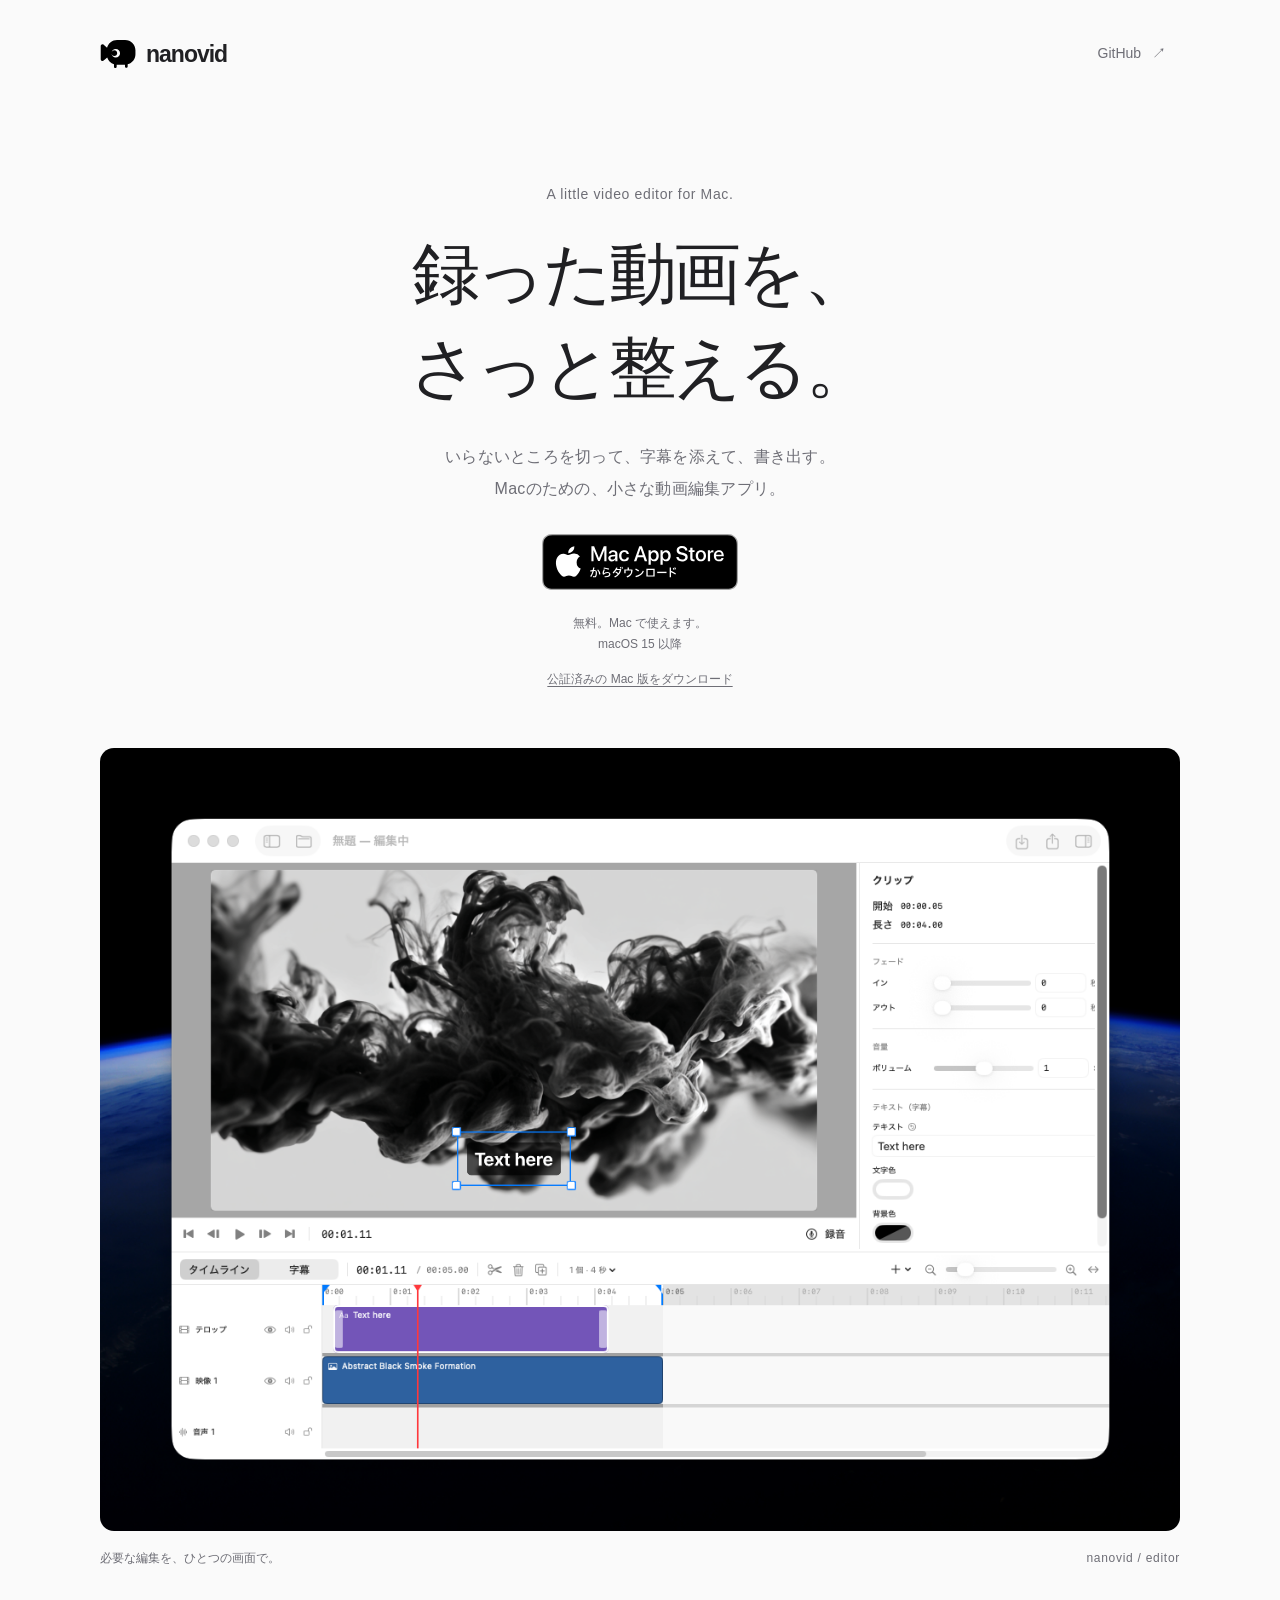
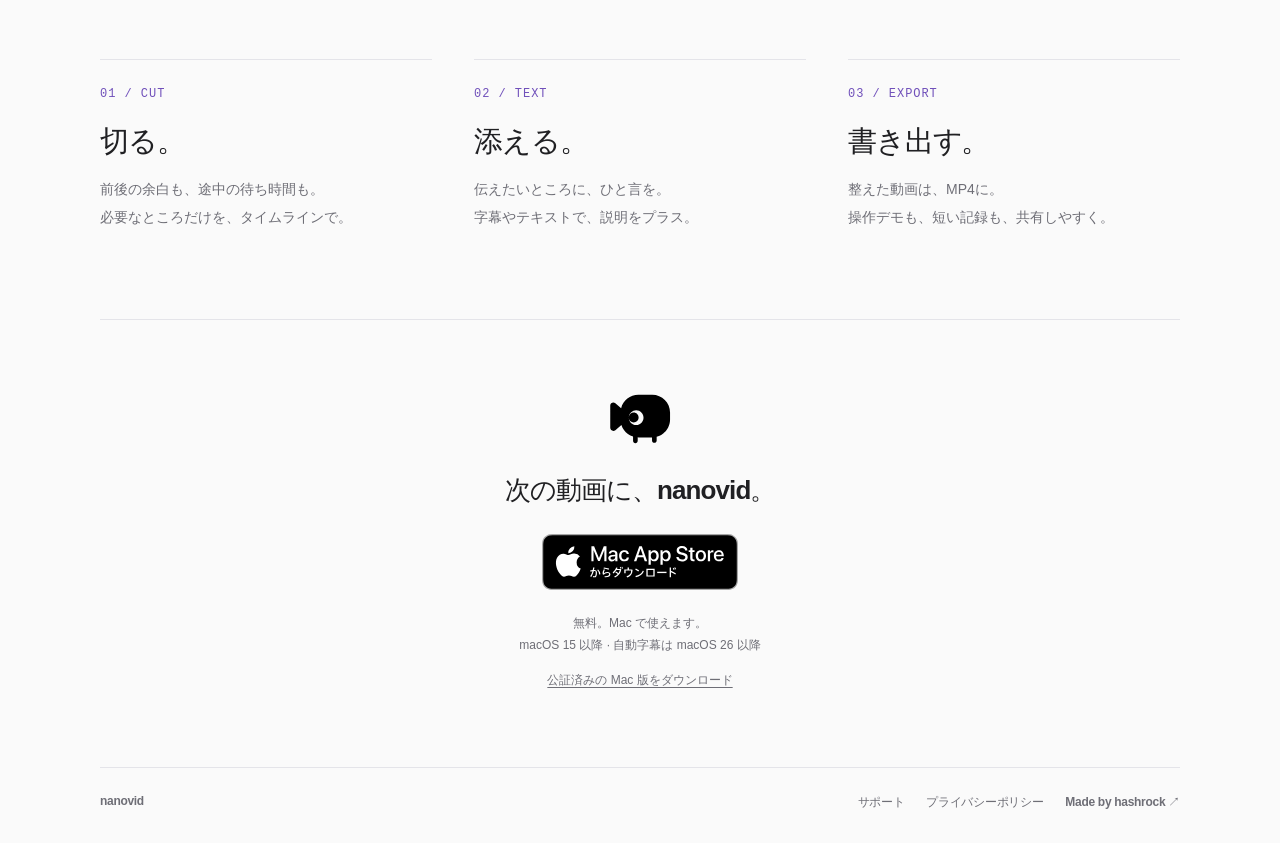
<file: website/index.html>
<!doctype html>
<html lang="ja">
<head>
  <meta charset="utf-8">
  <meta name="viewport" content="width=device-width, initial-scale=1">
  <meta name="theme-color" content="#fafafa">
  <title>nanovid — 録った動画を、さっと整える。</title>
  <meta name="description" content="いらないところを切って、字幕を添えて、書き出す。nanovidは、Macのための小さな動画編集アプリ。">
  <link rel="icon" href="./assets/nanovid.svg" type="image/svg+xml">
  <link rel="stylesheet" href="./style.css">
  <script type="module" src="https://repos.hashrock.info/switcher/v1.js"></script>
</head>
<body>
  <header class="header wrap">
    <a class="brand" href="./" aria-label="nanovid ホーム"><img src="./assets/nanovid.svg" width="36" height="36" alt=""><span>nanovid</span></a>
    <a class="github" href="https://github.com/hashrock/nanovid">GitHub <span aria-hidden="true">↗</span></a>
    <!-- hashrock の他のサービスへのメニュー。ヘッダの右端に置き場所があるので浮かせずに並べる
         （floating だと狭い画面で右のリンクと重なる）。ページは明るい配色で固定
         (color-scheme: light) なので、OS の設定によらず light に揃える -->
    <hashrock-switcher theme="light"></hashrock-switcher>
  </header>
  <main>
    <section class="hero wrap" aria-labelledby="headline">
      <p class="eyebrow">A little video editor for Mac.</p>
      <h1 id="headline">録った動画を、<br>さっと整える。</h1>
      <p class="intro">いらないところを切って、字幕を添えて、書き出す。<br class="desktop-break">Macのための、小さな動画編集アプリ。</p>
      <!-- Mac App Store バッジは Apple の公式アートワーク（日本語・黒）。色・比率・余白は変えない。 -->
      <a class="store-badge" href="https://apps.apple.com/jp/app/nanovid/id6815076494?mt=12"><img src="./assets/mac-app-store-badge-ja.svg" width="140" height="40" alt="Mac App Store からダウンロード"></a>
      <p class="requirement">無料。Mac で使えます。<br>macOS 15 以降</p>
      <p class="requirement"><a href="https://github.com/hashrock/nanovid/releases/latest">公証済みの Mac 版をダウンロード</a></p>
    </section>
    <figure class="preview wrap">
      <img src="./assets/screenshot.png" width="1268" height="919" alt="nanovidの編集画面。動画プレビューにテキストを重ね、下部のタイムラインで字幕と映像を編集している。" fetchpriority="high">
      <figcaption><span>必要な編集を、ひとつの画面で。</span><span class="caption-note">nanovid / editor</span></figcaption>
    </figure>
    <section class="features wrap" aria-label="nanovidでできること">
      <article><span class="step">01 / CUT</span><h2>切る。</h2><p>前後の余白も、途中の待ち時間も。<br>必要なところだけを、タイムラインで。</p></article>
      <article><span class="step">02 / TEXT</span><h2>添える。</h2><p>伝えたいところに、ひと言を。<br>字幕やテキストで、説明をプラス。</p></article>
      <article><span class="step">03 / EXPORT</span><h2>書き出す。</h2><p>整えた動画は、MP4に。<br>操作デモも、短い記録も、共有しやすく。</p></article>
    </section>
    <section class="closing wrap" aria-labelledby="closing-title">
      <img src="./assets/nanovid.svg" width="62" height="62" alt="" loading="lazy">
      <h2 id="closing-title">次の動画に、nanovid。</h2>
      <a class="store-badge" href="https://apps.apple.com/jp/app/nanovid/id6815076494?mt=12"><img src="./assets/mac-app-store-badge-ja.svg" width="140" height="40" alt="Mac App Store からダウンロード"></a>
      <p class="requirement">無料。Mac で使えます。<br>macOS 15 以降 · 自動字幕は macOS 26 以降</p>
      <p class="requirement"><a href="https://github.com/hashrock/nanovid/releases/latest">公証済みの Mac 版をダウンロード</a></p>
    </section>
  </main>
  <footer class="footer wrap"><span>nanovid</span><span class="footer-links"><a href="./support.html">サポート</a><a href="./privacy.html">プライバシーポリシー</a><a href="https://github.com/hashrock">Made by hashrock <span aria-hidden="true">↗</span></a></span></footer>
</body>
</html>
</file>
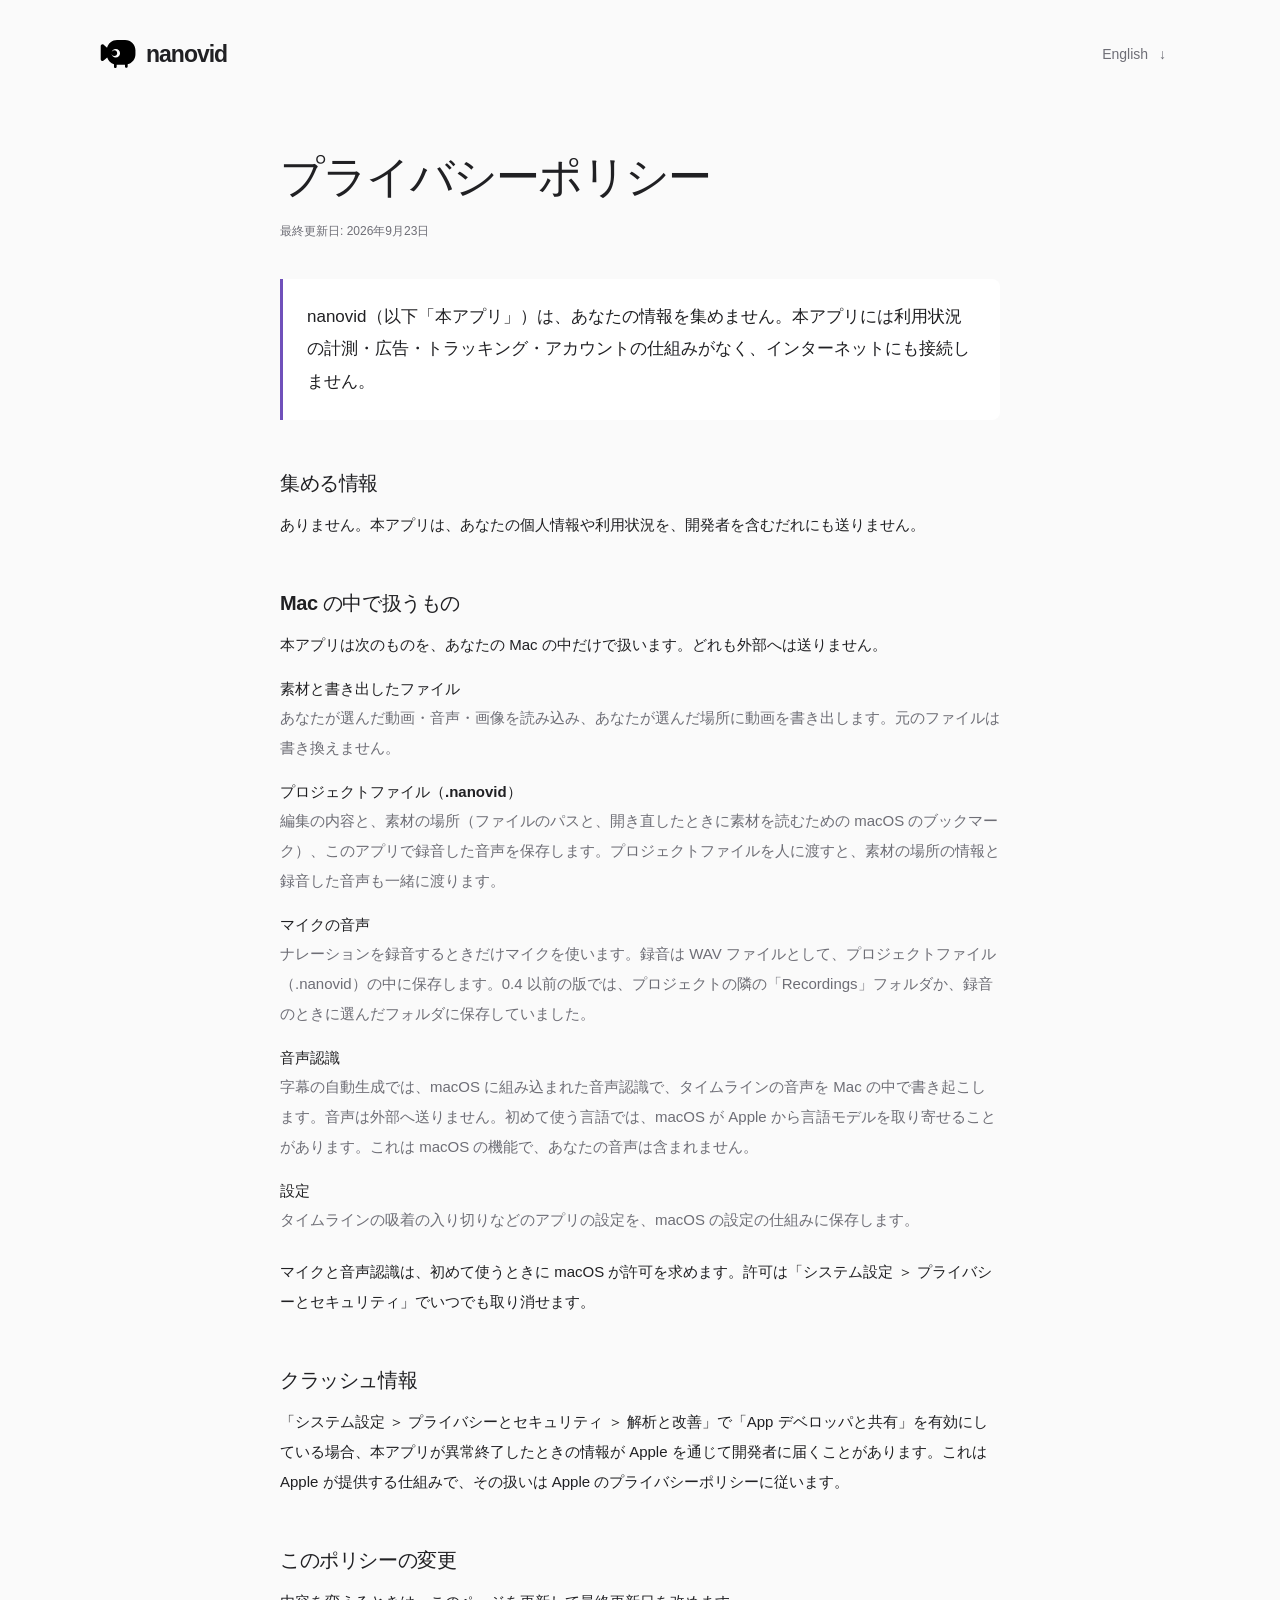
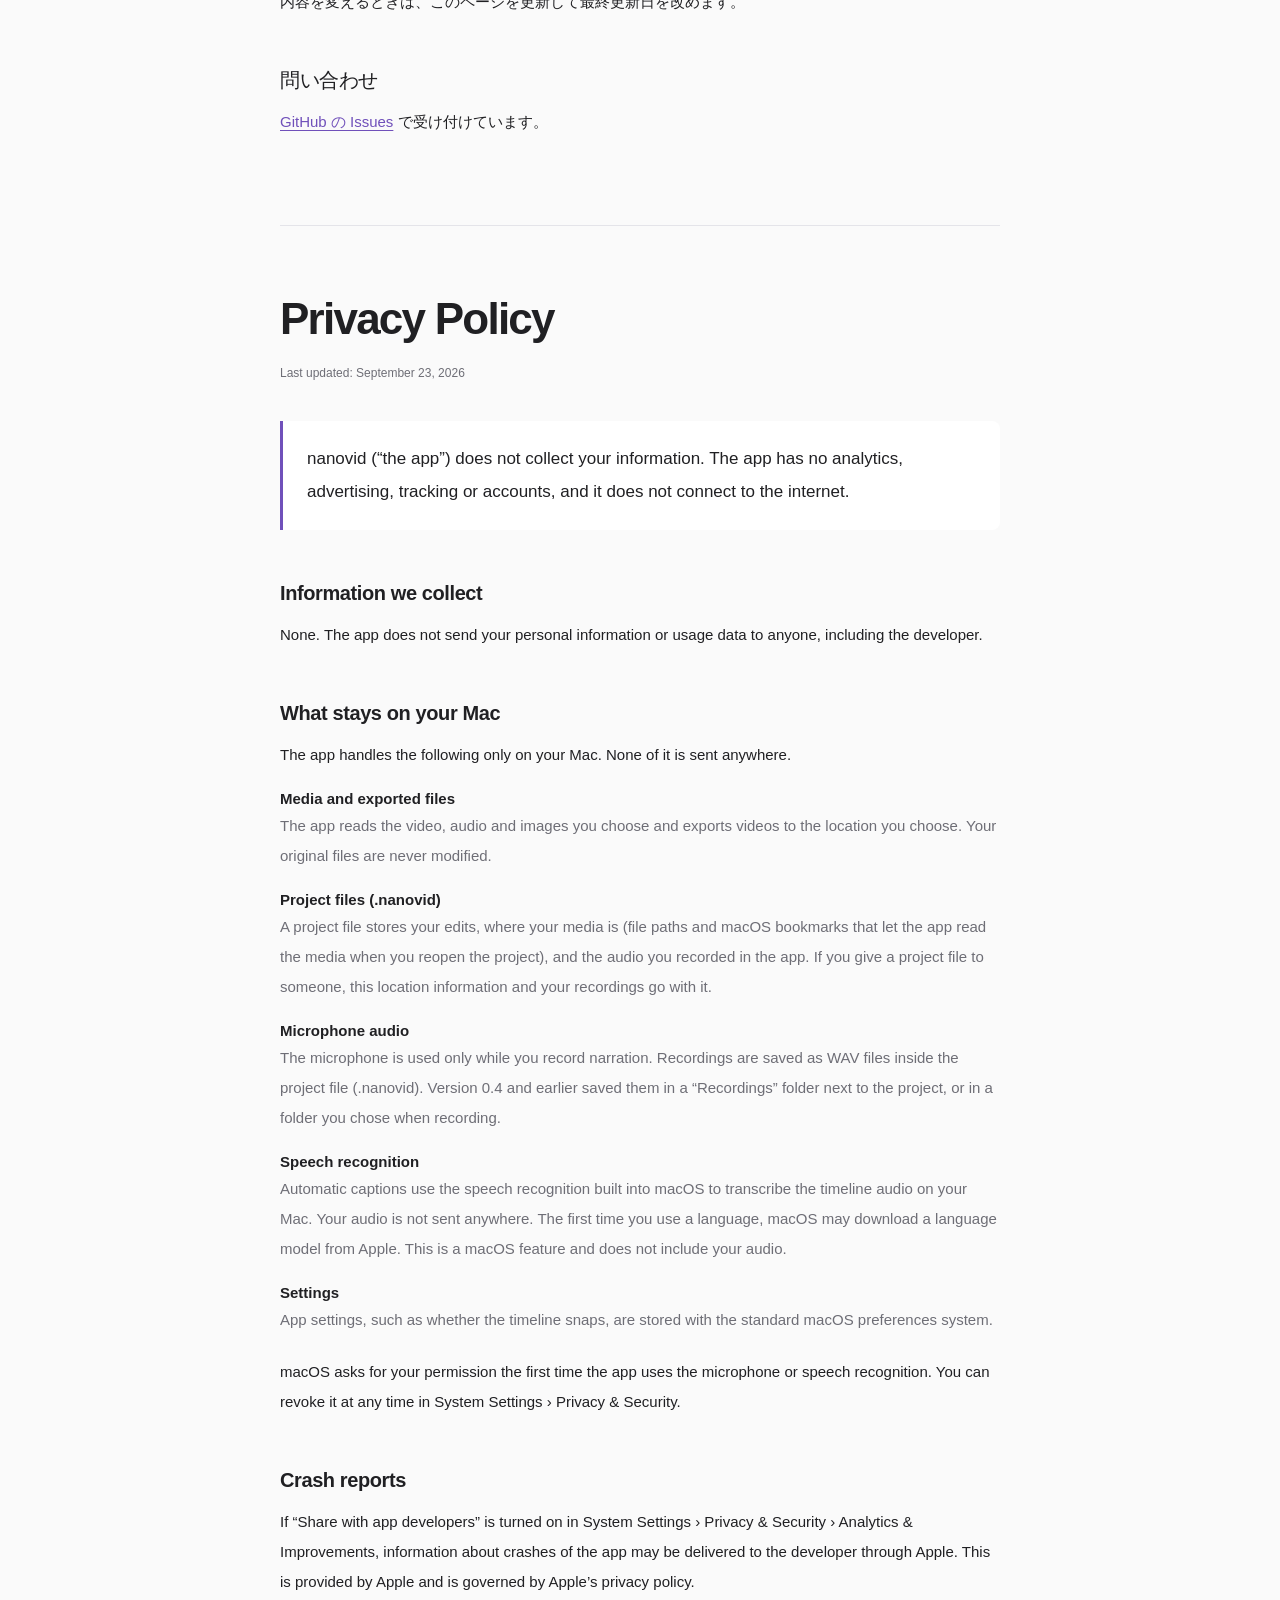
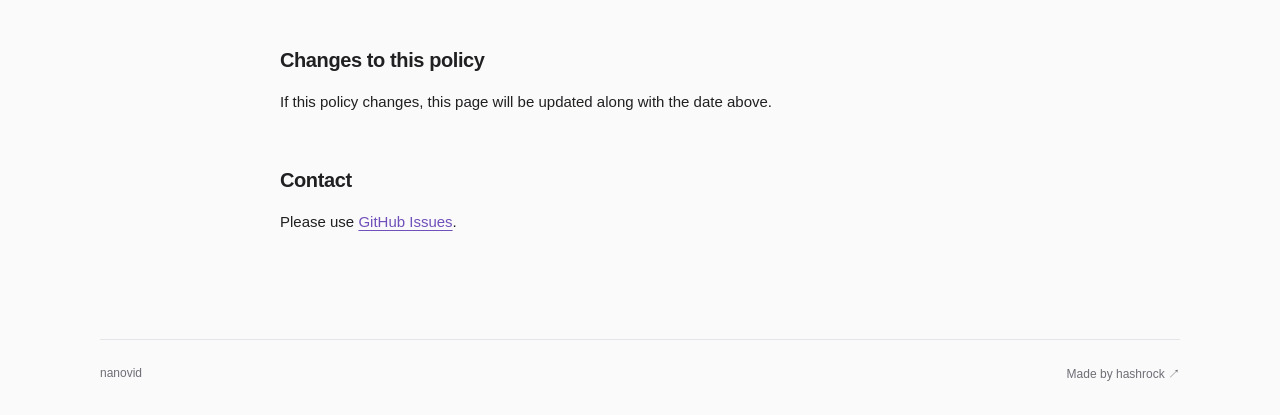
<file: website/privacy.html>
<!doctype html>
<html lang="ja">
<head>
  <meta charset="utf-8">
  <meta name="viewport" content="width=device-width, initial-scale=1">
  <meta name="theme-color" content="#fafafa">
  <title>プライバシーポリシー — nanovid</title>
  <meta name="description" content="nanovid はあなたの情報を集めません。通信もトラッキングもしないアプリです。">
  <link rel="icon" href="./assets/nanovid.svg" type="image/svg+xml">
  <link rel="stylesheet" href="./style.css">
  <script type="module" src="https://repos.hashrock.info/switcher/v1.js"></script>
</head>
<body>
  <header class="header wrap">
    <a class="brand" href="./" aria-label="nanovid ホーム"><img src="./assets/nanovid.svg" width="36" height="36" alt=""><span>nanovid</span></a>
    <a class="github" href="#en" lang="en">English <span aria-hidden="true">↓</span></a>
    <!-- hashrock の他のサービスへのメニュー。ヘッダの右端に置き場所があるので浮かせずに並べる
         （floating だと狭い画面で右のリンクと重なる）。ページは明るい配色で固定
         (color-scheme: light) なので、OS の設定によらず light に揃える -->
    <hashrock-switcher theme="light"></hashrock-switcher>
  </header>
  <main class="policy wrap">

    <article id="ja" lang="ja">
      <h1>プライバシーポリシー</h1>
      <p class="updated">最終更新日: 2026年9月23日</p>

      <p class="lead">nanovid（以下「本アプリ」）は、あなたの情報を集めません。本アプリには利用状況の計測・広告・トラッキング・アカウントの仕組みがなく、インターネットにも接続しません。</p>

      <h2>集める情報</h2>
      <p>ありません。本アプリは、あなたの個人情報や利用状況を、開発者を含むだれにも送りません。</p>

      <h2>Mac の中で扱うもの</h2>
      <p>本アプリは次のものを、あなたの Mac の中だけで扱います。どれも外部へは送りません。</p>
      <dl>
        <dt>素材と書き出したファイル</dt>
        <dd>あなたが選んだ動画・音声・画像を読み込み、あなたが選んだ場所に動画を書き出します。元のファイルは書き換えません。</dd>
        <dt>プロジェクトファイル（.nanovid）</dt>
        <dd>編集の内容と、素材の場所（ファイルのパスと、開き直したときに素材を読むための macOS のブックマーク）、このアプリで録音した音声を保存します。プロジェクトファイルを人に渡すと、素材の場所の情報と録音した音声も一緒に渡ります。</dd>
        <dt>マイクの音声</dt>
        <dd>ナレーションを録音するときだけマイクを使います。録音は WAV ファイルとして、プロジェクトファイル（.nanovid）の中に保存します。0.4 以前の版では、プロジェクトの隣の「Recordings」フォルダか、録音のときに選んだフォルダに保存していました。</dd>
        <dt>音声認識</dt>
        <dd>字幕の自動生成では、macOS に組み込まれた音声認識で、タイムラインの音声を Mac の中で書き起こします。音声は外部へ送りません。初めて使う言語では、macOS が Apple から言語モデルを取り寄せることがあります。これは macOS の機能で、あなたの音声は含まれません。</dd>
        <dt>設定</dt>
        <dd>タイムラインの吸着の入り切りなどのアプリの設定を、macOS の設定の仕組みに保存します。</dd>
      </dl>
      <p>マイクと音声認識は、初めて使うときに macOS が許可を求めます。許可は「システム設定 ＞ プライバシーとセキュリティ」でいつでも取り消せます。</p>

      <h2>クラッシュ情報</h2>
      <p>「システム設定 ＞ プライバシーとセキュリティ ＞ 解析と改善」で「App デベロッパと共有」を有効にしている場合、本アプリが異常終了したときの情報が Apple を通じて開発者に届くことがあります。これは Apple が提供する仕組みで、その扱いは Apple のプライバシーポリシーに従います。</p>

      <h2>このポリシーの変更</h2>
      <p>内容を変えるときは、このページを更新して最終更新日を改めます。</p>

      <h2>問い合わせ</h2>
      <p><a class="link" href="https://github.com/hashrock/nanovid/issues">GitHub の Issues</a> で受け付けています。</p>
    </article>

    <article id="en" lang="en">
      <h1>Privacy Policy</h1>
      <p class="updated">Last updated: September 23, 2026</p>

      <p class="lead">nanovid (“the app”) does not collect your information. The app has no analytics, advertising, tracking or accounts, and it does not connect to the internet.</p>

      <h2>Information we collect</h2>
      <p>None. The app does not send your personal information or usage data to anyone, including the developer.</p>

      <h2>What stays on your Mac</h2>
      <p>The app handles the following only on your Mac. None of it is sent anywhere.</p>
      <dl>
        <dt>Media and exported files</dt>
        <dd>The app reads the video, audio and images you choose and exports videos to the location you choose. Your original files are never modified.</dd>
        <dt>Project files (.nanovid)</dt>
        <dd>A project file stores your edits, where your media is (file paths and macOS bookmarks that let the app read the media when you reopen the project), and the audio you recorded in the app. If you give a project file to someone, this location information and your recordings go with it.</dd>
        <dt>Microphone audio</dt>
        <dd>The microphone is used only while you record narration. Recordings are saved as WAV files inside the project file (.nanovid). Version 0.4 and earlier saved them in a “Recordings” folder next to the project, or in a folder you chose when recording.</dd>
        <dt>Speech recognition</dt>
        <dd>Automatic captions use the speech recognition built into macOS to transcribe the timeline audio on your Mac. Your audio is not sent anywhere. The first time you use a language, macOS may download a language model from Apple. This is a macOS feature and does not include your audio.</dd>
        <dt>Settings</dt>
        <dd>App settings, such as whether the timeline snaps, are stored with the standard macOS preferences system.</dd>
      </dl>
      <p>macOS asks for your permission the first time the app uses the microphone or speech recognition. You can revoke it at any time in System Settings › Privacy &amp; Security.</p>

      <h2>Crash reports</h2>
      <p>If “Share with app developers” is turned on in System Settings › Privacy &amp; Security › Analytics &amp; Improvements, information about crashes of the app may be delivered to the developer through Apple. This is provided by Apple and is governed by Apple’s privacy policy.</p>

      <h2>Changes to this policy</h2>
      <p>If this policy changes, this page will be updated along with the date above.</p>

      <h2>Contact</h2>
      <p>Please use <a class="link" href="https://github.com/hashrock/nanovid/issues">GitHub Issues</a>.</p>
    </article>

  </main>
  <footer class="footer wrap"><a href="./">nanovid</a><a href="https://github.com/hashrock">Made by hashrock <span aria-hidden="true">↗</span></a></footer>
</body>
</html>
</file>
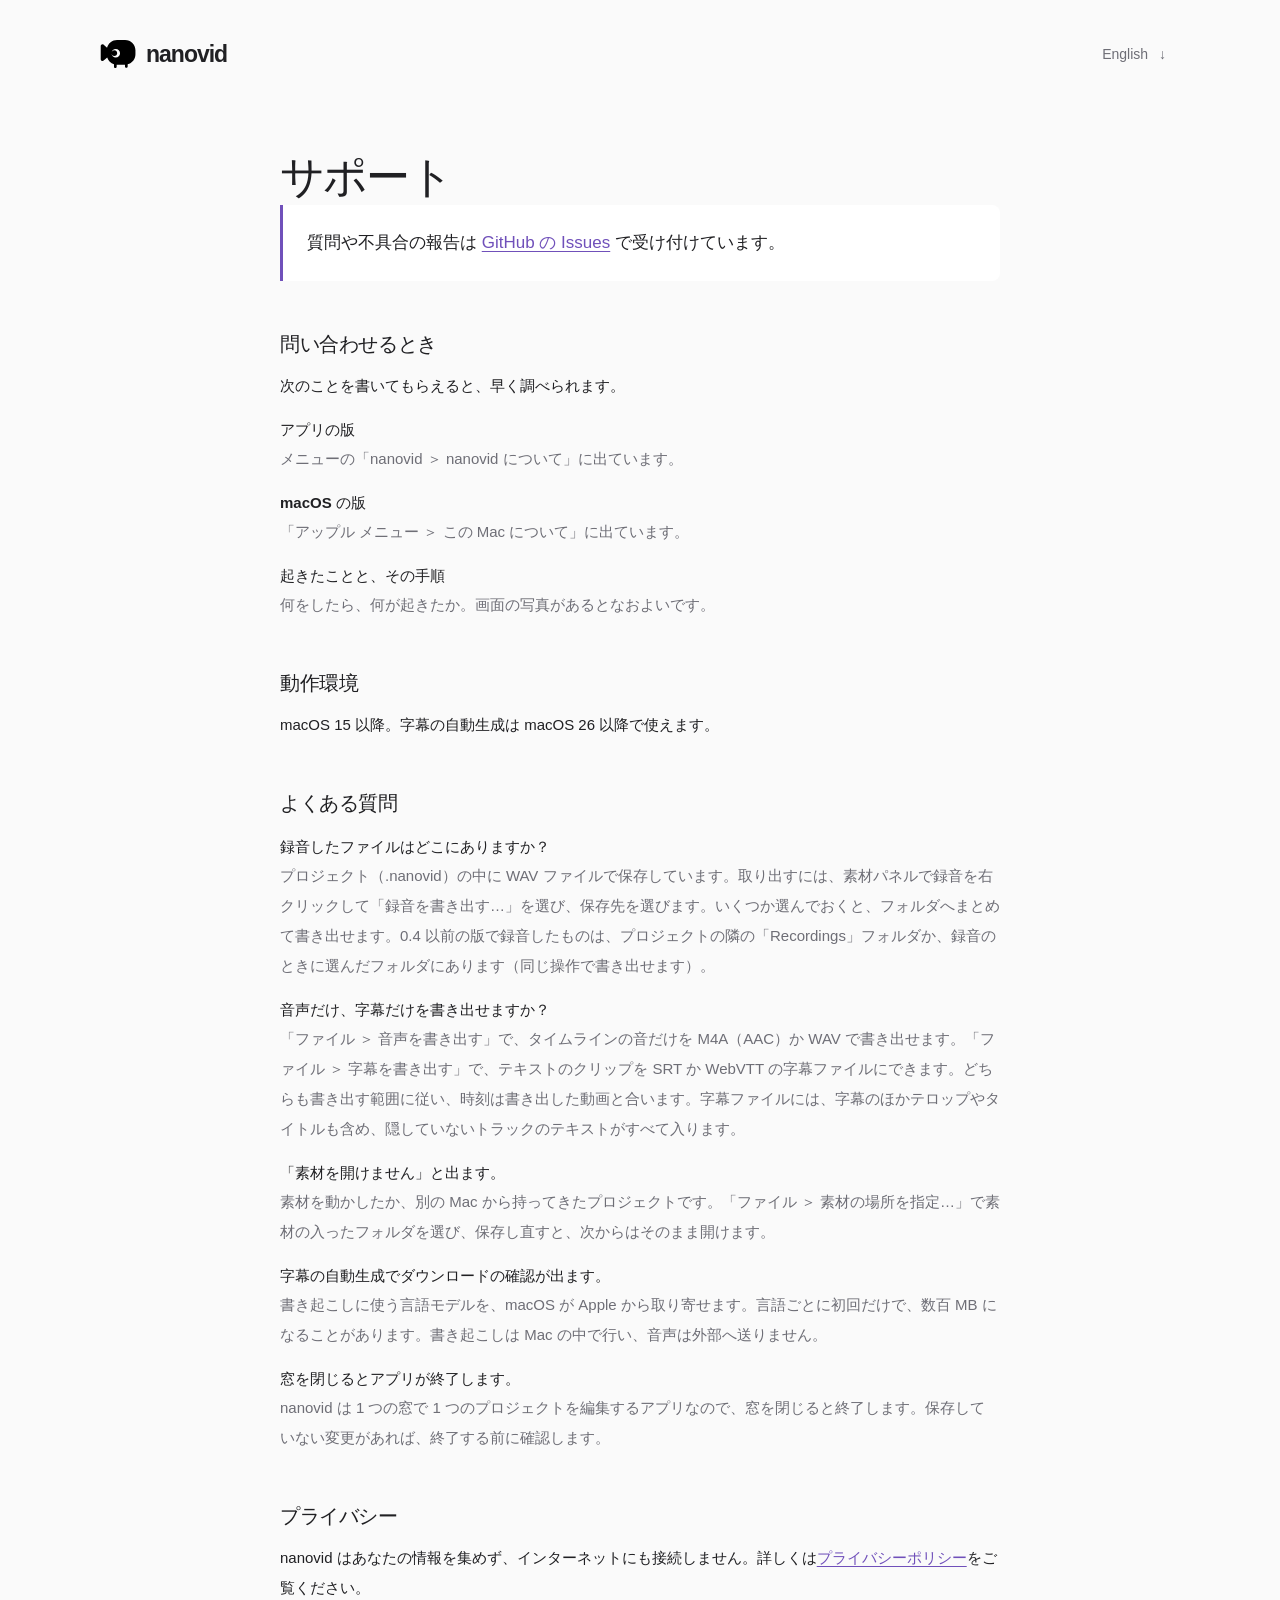
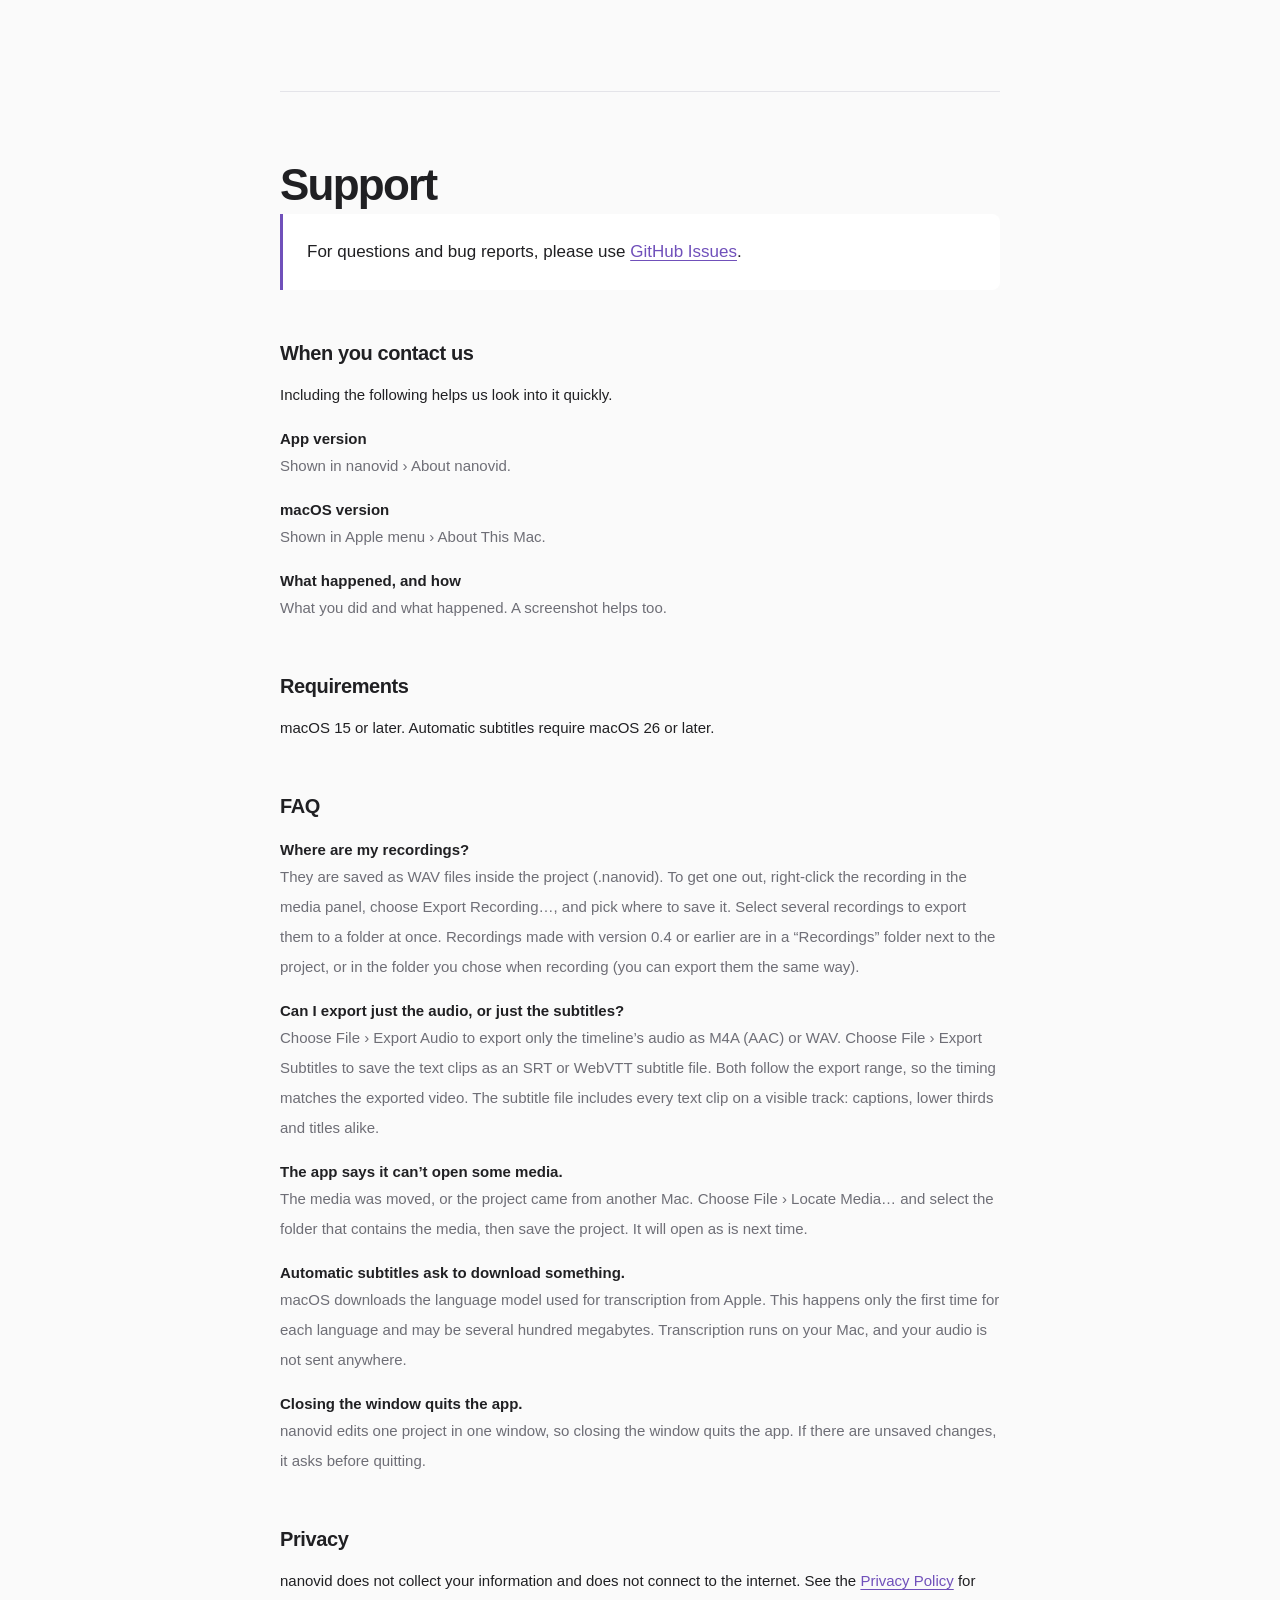
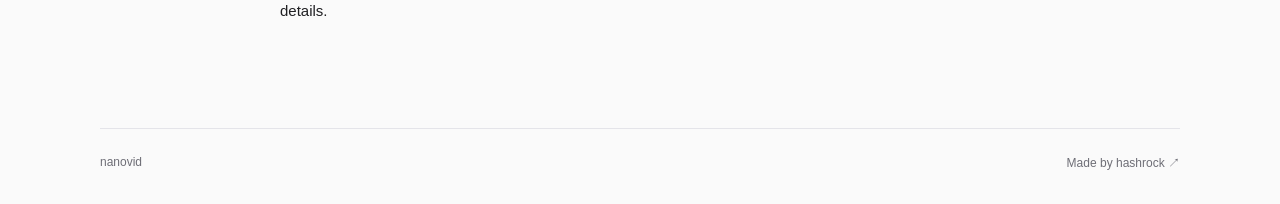
<file: website/support.html>
<!doctype html>
<html lang="ja">
<head>
  <meta charset="utf-8">
  <meta name="viewport" content="width=device-width, initial-scale=1">
  <meta name="theme-color" content="#fafafa">
  <title>サポート — nanovid</title>
  <meta name="description" content="nanovid への問い合わせ先と、よくある質問。">
  <link rel="icon" href="./assets/nanovid.svg" type="image/svg+xml">
  <link rel="stylesheet" href="./style.css">
  <script type="module" src="https://repos.hashrock.info/switcher/v1.js"></script>
</head>
<body>
  <header class="header wrap">
    <a class="brand" href="./" aria-label="nanovid ホーム"><img src="./assets/nanovid.svg" width="36" height="36" alt=""><span>nanovid</span></a>
    <a class="github" href="#en" lang="en">English <span aria-hidden="true">↓</span></a>
    <!-- hashrock の他のサービスへのメニュー。ヘッダの右端に置き場所があるので浮かせずに並べる
         （floating だと狭い画面で右のリンクと重なる）。ページは明るい配色で固定
         (color-scheme: light) なので、OS の設定によらず light に揃える -->
    <hashrock-switcher theme="light"></hashrock-switcher>
  </header>
  <main class="policy wrap">

    <article id="ja" lang="ja">
      <h1>サポート</h1>

      <p class="lead">質問や不具合の報告は <a class="link" href="https://github.com/hashrock/nanovid/issues">GitHub の Issues</a> で受け付けています。</p>

      <h2>問い合わせるとき</h2>
      <p>次のことを書いてもらえると、早く調べられます。</p>
      <dl>
        <dt>アプリの版</dt>
        <dd>メニューの「nanovid ＞ nanovid について」に出ています。</dd>
        <dt>macOS の版</dt>
        <dd>「アップル メニュー ＞ この Mac について」に出ています。</dd>
        <dt>起きたことと、その手順</dt>
        <dd>何をしたら、何が起きたか。画面の写真があるとなおよいです。</dd>
      </dl>

      <h2>動作環境</h2>
      <p>macOS 15 以降。字幕の自動生成は macOS 26 以降で使えます。</p>

      <h2>よくある質問</h2>
      <dl>
        <dt>録音したファイルはどこにありますか？</dt>
        <dd>プロジェクト（.nanovid）の中に WAV ファイルで保存しています。取り出すには、素材パネルで録音を右クリックして「録音を書き出す…」を選び、保存先を選びます。いくつか選んでおくと、フォルダへまとめて書き出せます。0.4 以前の版で録音したものは、プロジェクトの隣の「Recordings」フォルダか、録音のときに選んだフォルダにあります（同じ操作で書き出せます）。</dd>
        <dt>音声だけ、字幕だけを書き出せますか？</dt>
        <dd>「ファイル ＞ 音声を書き出す」で、タイムラインの音だけを M4A（AAC）か WAV で書き出せます。「ファイル ＞ 字幕を書き出す」で、テキストのクリップを SRT か WebVTT の字幕ファイルにできます。どちらも書き出す範囲に従い、時刻は書き出した動画と合います。字幕ファイルには、字幕のほかテロップやタイトルも含め、隠していないトラックのテキストがすべて入ります。</dd>
        <dt>「素材を開けません」と出ます。</dt>
        <dd>素材を動かしたか、別の Mac から持ってきたプロジェクトです。「ファイル ＞ 素材の場所を指定…」で素材の入ったフォルダを選び、保存し直すと、次からはそのまま開けます。</dd>
        <dt>字幕の自動生成でダウンロードの確認が出ます。</dt>
        <dd>書き起こしに使う言語モデルを、macOS が Apple から取り寄せます。言語ごとに初回だけで、数百 MB になることがあります。書き起こしは Mac の中で行い、音声は外部へ送りません。</dd>
        <dt>窓を閉じるとアプリが終了します。</dt>
        <dd>nanovid は 1 つの窓で 1 つのプロジェクトを編集するアプリなので、窓を閉じると終了します。保存していない変更があれば、終了する前に確認します。</dd>
      </dl>

      <h2>プライバシー</h2>
      <p>nanovid はあなたの情報を集めず、インターネットにも接続しません。詳しくは<a class="link" href="./privacy.html">プライバシーポリシー</a>をご覧ください。</p>
    </article>

    <article id="en" lang="en">
      <h1>Support</h1>

      <p class="lead">For questions and bug reports, please use <a class="link" href="https://github.com/hashrock/nanovid/issues">GitHub Issues</a>.</p>

      <h2>When you contact us</h2>
      <p>Including the following helps us look into it quickly.</p>
      <dl>
        <dt>App version</dt>
        <dd>Shown in nanovid › About nanovid.</dd>
        <dt>macOS version</dt>
        <dd>Shown in Apple menu › About This Mac.</dd>
        <dt>What happened, and how</dt>
        <dd>What you did and what happened. A screenshot helps too.</dd>
      </dl>

      <h2>Requirements</h2>
      <p>macOS 15 or later. Automatic subtitles require macOS 26 or later.</p>

      <h2>FAQ</h2>
      <dl>
        <dt>Where are my recordings?</dt>
        <dd>They are saved as WAV files inside the project (.nanovid). To get one out, right-click the recording in the media panel, choose Export Recording…, and pick where to save it. Select several recordings to export them to a folder at once. Recordings made with version 0.4 or earlier are in a “Recordings” folder next to the project, or in the folder you chose when recording (you can export them the same way).</dd>
        <dt>Can I export just the audio, or just the subtitles?</dt>
        <dd>Choose File › Export Audio to export only the timeline’s audio as M4A (AAC) or WAV. Choose File › Export Subtitles to save the text clips as an SRT or WebVTT subtitle file. Both follow the export range, so the timing matches the exported video. The subtitle file includes every text clip on a visible track: captions, lower thirds and titles alike.</dd>
        <dt>The app says it can’t open some media.</dt>
        <dd>The media was moved, or the project came from another Mac. Choose File › Locate Media… and select the folder that contains the media, then save the project. It will open as is next time.</dd>
        <dt>Automatic subtitles ask to download something.</dt>
        <dd>macOS downloads the language model used for transcription from Apple. This happens only the first time for each language and may be several hundred megabytes. Transcription runs on your Mac, and your audio is not sent anywhere.</dd>
        <dt>Closing the window quits the app.</dt>
        <dd>nanovid edits one project in one window, so closing the window quits the app. If there are unsaved changes, it asks before quitting.</dd>
      </dl>

      <h2>Privacy</h2>
      <p>nanovid does not collect your information and does not connect to the internet. See the <a class="link" href="./privacy.html#en">Privacy Policy</a> for details.</p>
    </article>

  </main>
  <footer class="footer wrap"><a href="./">nanovid</a><a href="https://github.com/hashrock">Made by hashrock <span aria-hidden="true">↗</span></a></footer>
</body>
</html>
</file>
<file: website/style.css>
:root{color-scheme:light;--paper:#fafafa;--ink:#202023;--muted:#6e6e76;--line:#e4e4e9;--purple:#7050ba;font-family:-apple-system,BlinkMacSystemFont,"Helvetica Neue","Hiragino Kaku Gothic ProN","Noto Sans JP",sans-serif;color:var(--ink);background:var(--paper);font-synthesis:none}
*{box-sizing:border-box}
body{margin:0;-webkit-font-smoothing:antialiased}
a{color:inherit;text-decoration:none}
a:focus-visible{outline:3px solid var(--purple);outline-offset:6px}
.wrap{width:min(1080px,calc(100% - 80px));margin-inline:auto}
.header{height:108px;display:flex;align-items:center;justify-content:space-between}
.brand{display:inline-flex;align-items:center;gap:10px;font-size:23px;font-weight:650;letter-spacing:-1px}
.brand img{display:block}
.github{font-size:14px;color:var(--muted);padding:12px 0}
.github span{margin-left:7px}
.github:hover,.footer a:hover{color:var(--purple)}
.hero{text-align:center;padding:78px 0 58px}
.eyebrow{margin:0 0 25px;font-size:14px;letter-spacing:.045em;color:var(--muted)}
h1{font-size:clamp(42px,5.5vw,68px);line-height:1.38;letter-spacing:-.055em;font-weight:700;margin:0}
.intro{font-size:16px;line-height:2;color:var(--muted);margin:26px 0 29px;letter-spacing:.015em}
/* 公式バッジは拡大縮小のみ。影・角丸・色は付けない。余白は高さの 1/4 以上（下は margin と .requirement で確保）。 */
.store-badge{display:inline-block;line-height:0;margin-bottom:6px}
.store-badge img{display:block;height:48px;width:auto}
.requirement{font-size:12px;line-height:1.8;color:var(--muted);margin:13px 0 0}
.requirement a{text-decoration:underline;text-underline-offset:3px;white-space:nowrap}
.requirement a:hover{color:var(--purple)}
.preview{margin-top:0;margin-bottom:0}
.preview>img{width:100%;height:auto;display:block;border-radius:14px;background:#000}
figcaption{display:flex;justify-content:space-between;gap:16px;margin-top:17px;font-size:12px;color:var(--muted);line-height:1.8}
.caption-note{letter-spacing:.06em}
.features{display:grid;grid-template-columns:repeat(3,1fr);padding:89px 0 88px;gap:42px}
.features article{border-top:1px solid var(--line);padding-top:23px}
.step{font-size:12px;letter-spacing:.08em;font-family:ui-monospace,SFMono-Regular,Consolas,monospace;color:var(--purple)}
.features h2{font-size:29px;letter-spacing:-.04em;margin:20px 0 14px;line-height:1.4}
.features p{font-size:14px;line-height:2;color:var(--muted);margin:0}
.closing{text-align:center;border-top:1px solid var(--line);padding:68px 0 76px}
.closing>img{display:block;margin:0 auto 21px}
.closing h2{font-size:26px;letter-spacing:-.035em;line-height:1.5;margin:0 0 24px}
.footer{border-top:1px solid var(--line);padding-block:26px 32px;display:flex;justify-content:space-between;gap:20px;font-size:12px;color:var(--muted)}
.footer>span{font-weight:650;letter-spacing:-.025em}
@media(min-width:701px){.store-badge img{height:56px}}
@media(min-width:1500px){.hero{padding-top:100px}}
@media(max-width:700px){.wrap{width:calc(100% - 40px)}.header{height:84px}.brand{font-size:21px}.hero{padding:54px 0 40px}.eyebrow{font-size:12px;margin-bottom:22px}h1{font-size:clamp(36px,8.6vw,54px)}.intro{font-size:14px;line-height:1.95;max-width:320px;margin:23px auto 26px}.desktop-break{display:none}.preview>img{border-radius:8px}figcaption{font-size:12px}.caption-note{display:none}.features{grid-template-columns:1fr;padding:52px 0;gap:30px}.features article{padding-top:20px}.features h2{font-size:26px;margin:13px 0 10px}.features p{font-size:14px}.closing{padding:49px 0 53px}.closing h2{font-size:24px}.closing .requirement{font-size:12px}.footer{padding-block:23px}}
.policy{max-width:720px;padding:40px 0 88px}
.policy article+article{margin-top:88px;padding-top:64px;border-top:1px solid var(--line)}
.policy h1{font-size:clamp(32px,4vw,44px);line-height:1.3;letter-spacing:-.04em}
.policy h2{font-size:20px;letter-spacing:-.02em;line-height:1.5;margin:48px 0 12px}
.policy p,.policy dd{font-size:15px;line-height:2;margin:0 0 14px}
.policy .updated{font-size:12px;color:var(--muted);margin:14px 0 36px}
.policy .lead{font-size:17px;line-height:1.9;padding:22px 24px;border-left:3px solid var(--purple);background:#fff;border-radius:0 8px 8px 0}
.policy dl{margin:18px 0 22px}
.policy dt{font-weight:650;font-size:15px;margin-top:20px}
.policy dd{margin:4px 0 0;color:var(--muted)}
.policy .link{color:var(--purple);text-decoration:underline;text-underline-offset:3px}
@media(max-width:700px){.policy{padding:24px 0 56px}.policy article+article{margin-top:56px;padding-top:44px}.policy h2{font-size:18px;margin-top:38px}.policy p,.policy dd{font-size:14px}.policy .lead{font-size:15px;padding:18px 18px}}
.footer-links{display:flex;gap:22px;flex-wrap:wrap;justify-content:flex-end}
/* hashrock-switcher をヘッダ右端のリンクの隣に並べる。space-between のままだと 3 つ目の子で真ん中に寄るので、リンクの左の余白で右へ寄せる */
.header .github{margin-left:auto}.header hashrock-switcher{margin-left:14px}
</file>
